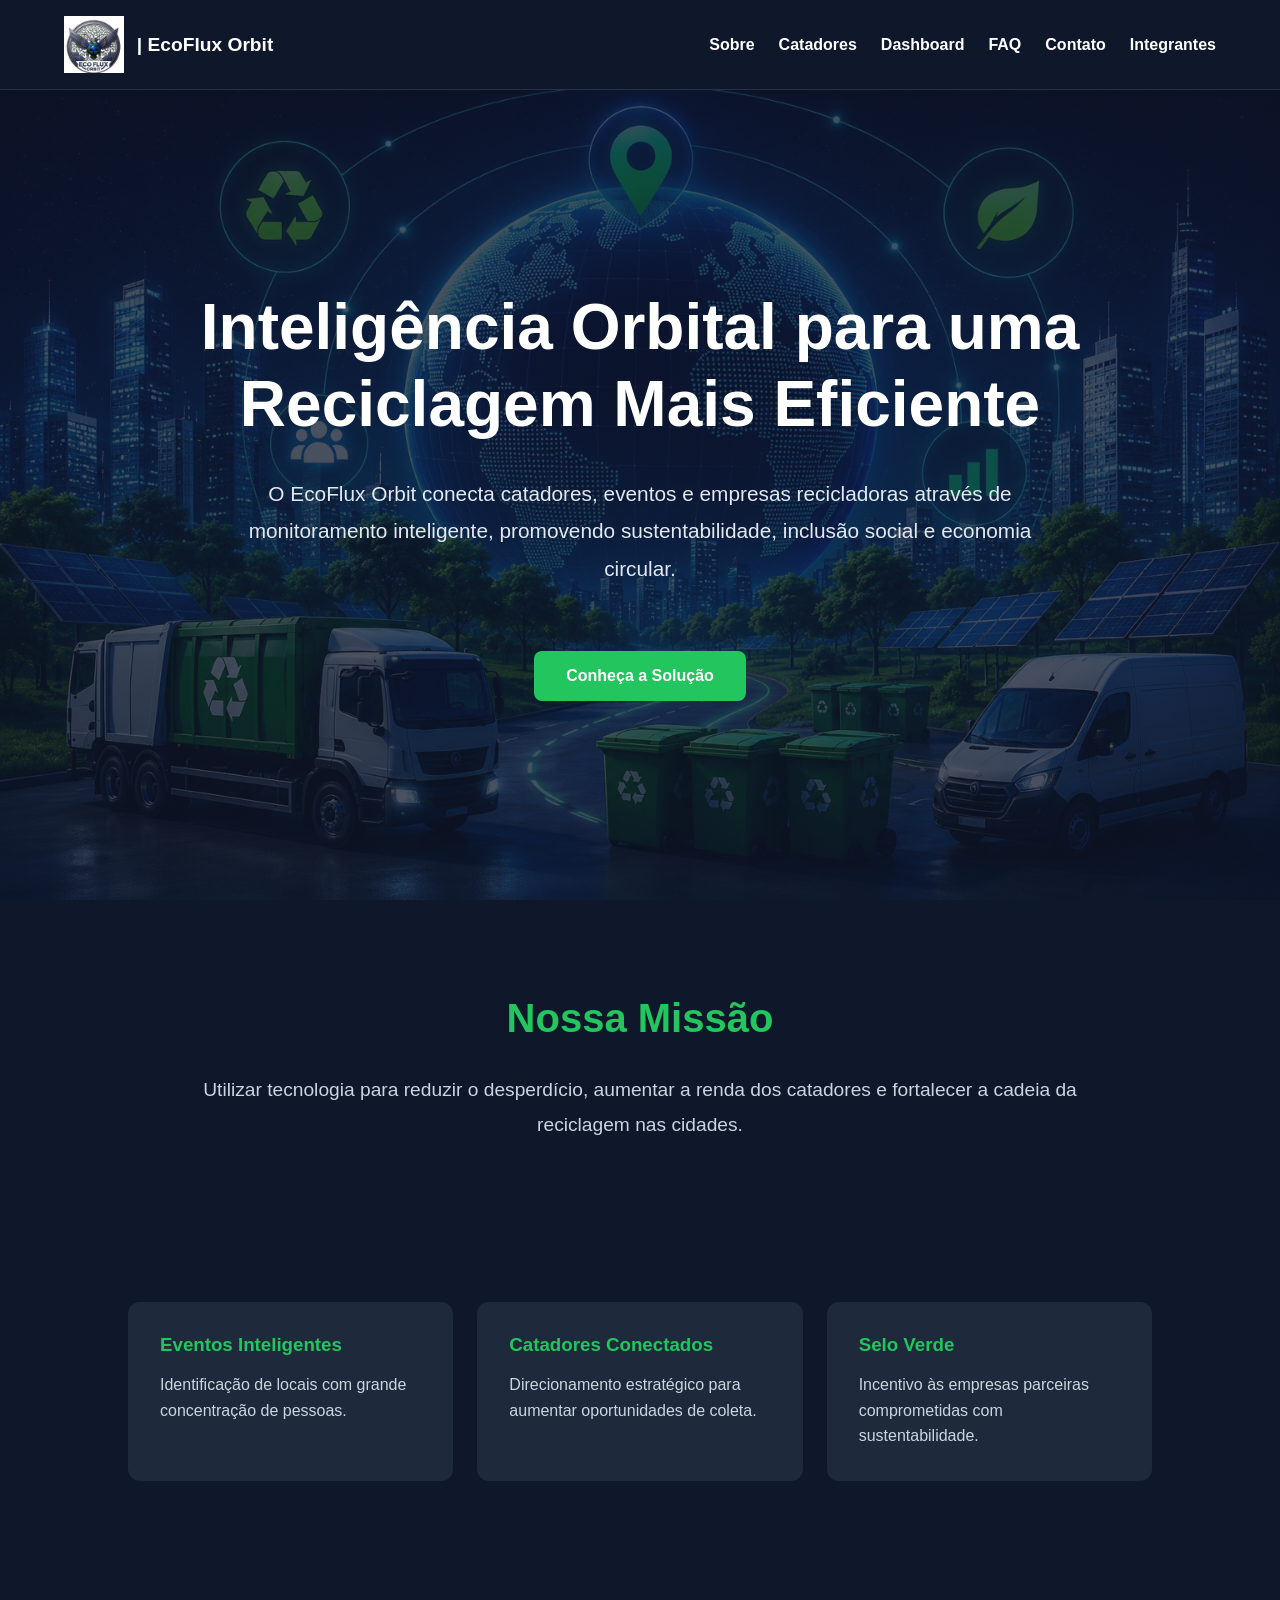
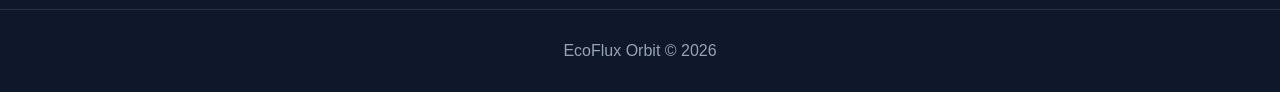
<file: index.html>
<!doctype html>
<html lang="pt-br">
  <head>
    <meta charset="UTF-8" />

    <meta name="viewport" content="width=device-width, initial-scale=1.0" />

    <title>EcoFlux Orbit</title>

    <link rel="stylesheet" href="./css/main.css" />
  </head>

  <body>
    <header class="header">
      <div class="header__brand">
        <img
          class="header__logo"
          src="./assets/logo/logo.png"
          alt="Logo EcoFlux Orbit"
        />

        <span class="header__name"> | EcoFlux Orbit </span>
      </div>

      <nav class="navbar" aria-label="Menu principal">
        <a class="navbar__link" href="./paginas/sobre.html"> Sobre </a>

        <a class="navbar__link" href="./paginas/catadores.html"> Catadores </a>

        <a class="navbar__link" href="./paginas/dashboard.html"> Dashboard </a>

        <a class="navbar__link" href="./paginas/faq.html"> FAQ </a>

        <a class="navbar__link" href="./paginas/contato.html"> Contato </a>

        <a class="navbar__link" href="./paginas/integrantes.html">
          Integrantes
        </a>
      </nav>
    </header>

    <main>
      <section class="hero">
        <h1 class="hero__title">
          Inteligência Orbital para uma Reciclagem Mais Eficiente
        </h1>

        <p class="hero__description">
          O EcoFlux Orbit conecta catadores, eventos e empresas recicladoras
          através de monitoramento inteligente, promovendo sustentabilidade,
          inclusão social e economia circular.
        </p>

        <a class="btn" href="../paginas/sobre.html"> Conheça a Solução </a>
      </section>

      <section class="sobre">
        <h2 class="sobre__title">Nossa Missão</h2>

        <p class="sobre__text">
          Utilizar tecnologia para reduzir o desperdício, aumentar a renda dos
          catadores e fortalecer a cadeia da reciclagem nas cidades.
        </p>
      </section>

      <section class="cards">
        <div class="card">
          <h3 class="card__title">Eventos Inteligentes</h3>

          <p class="card__text">
            Identificação de locais com grande concentração de pessoas.
          </p>
        </div>

        <div class="card">
          <h3 class="card__title">Catadores Conectados</h3>

          <p class="card__text">
            Direcionamento estratégico para aumentar oportunidades de coleta.
          </p>
        </div>

        <div class="card">
          <h3 class="card__title">Selo Verde</h3>

          <p class="card__text">
            Incentivo às empresas parceiras comprometidas com sustentabilidade.
          </p>
        </div>
      </section>
    </main>

    <footer class="footer">
      <p class="footer__text">EcoFlux Orbit © 2026</p>
    </footer>
  </body>
</html>
</file>
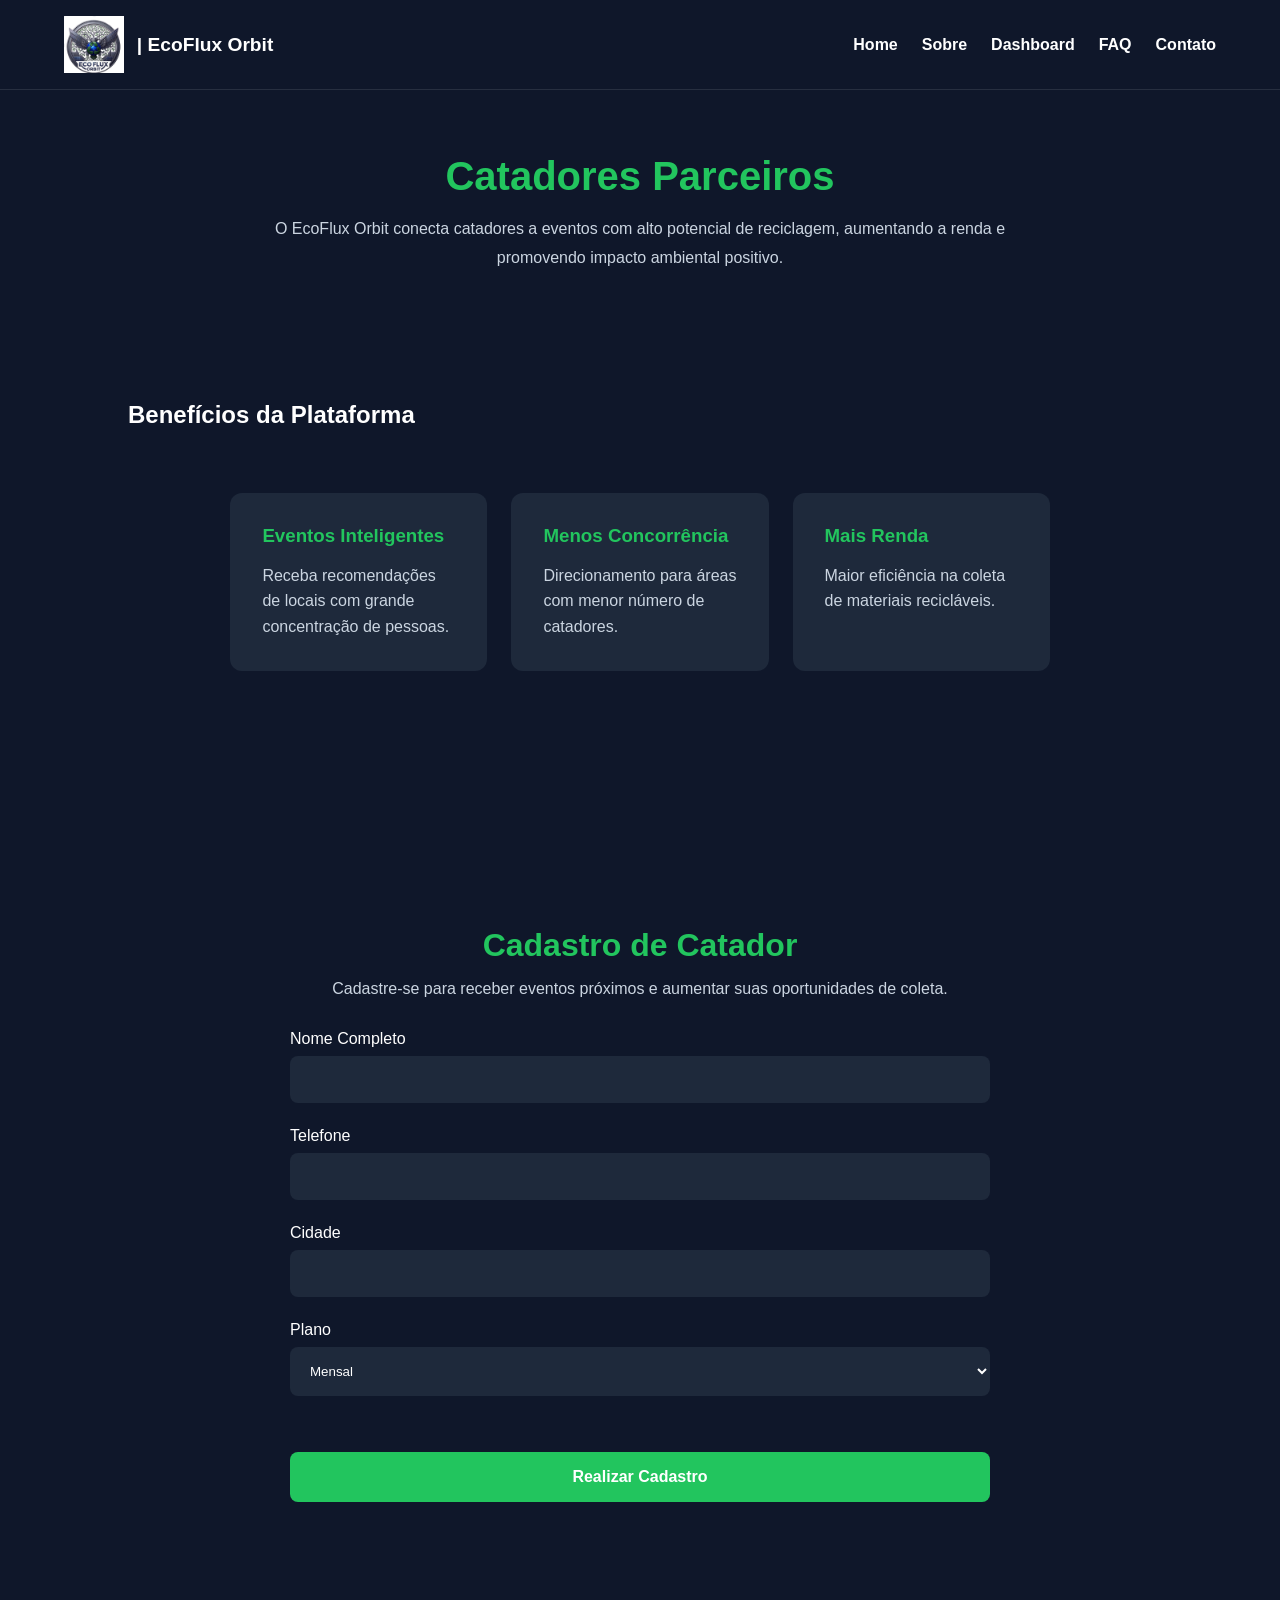
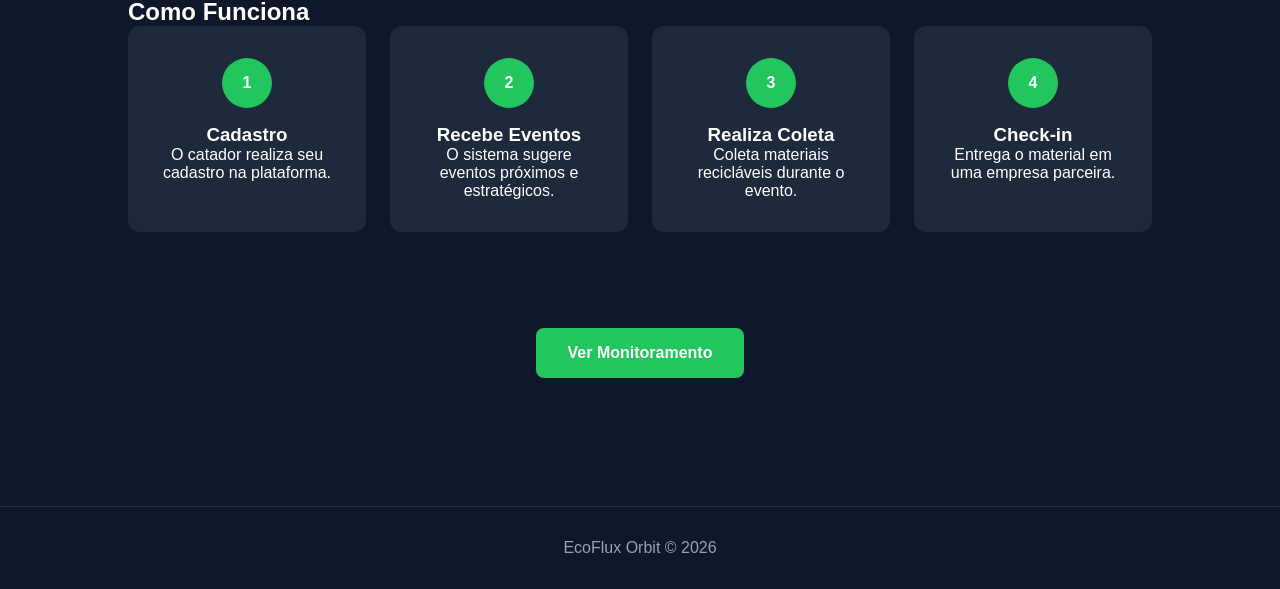
<file: paginas/catadores.html>
<!doctype html>
<html lang="pt-br">
  <head>
    <meta charset="UTF-8" />

    <meta name="viewport" content="width=device-width, initial-scale=1.0" />

    <title>Catadores | EcoFlux Orbit</title>

    <link rel="stylesheet" href="../css/main.css" />
  </head>

  <body>
    <header class="header">
      <div class="header__brand">
        <img
          class="header__logo"
          src="../assets/logo/logo.png"
          alt="Logo EcoFlux Orbit"
        />

        <span class="header__name"> | EcoFlux Orbit </span>
      </div>

      <nav class="navbar" aria-label="Menu principal">
        <a class="navbar__link" href="../index.html">Home</a>

        <a class="navbar__link" href="./sobre.html">Sobre</a>

        <a class="navbar__link" href="./dashboard.html">Dashboard</a>

        <a class="navbar__link" href="./faq.html">FAQ</a>

        <a class="navbar__link" href="./contato.html">Contato</a>
      </nav>
    </header>

    <main>
      <section class="catadores">
        <h1 class="catadores__title">Catadores Parceiros</h1>

        <p class="catadores__description">
          O EcoFlux Orbit conecta catadores a eventos com alto potencial de
          reciclagem, aumentando a renda e promovendo impacto ambiental
          positivo.
        </p>
      </section>

      <section class="beneficios">
        <h2 class="section-title">Benefícios da Plataforma</h2>

        <div class="cards">
          <div class="card">
            <h3 class="card__title">Eventos Inteligentes</h3>

            <p class="card__text">
              Receba recomendações de locais com grande concentração de pessoas.
            </p>
          </div>

          <div class="card">
            <h3 class="card__title">Menos Concorrência</h3>

            <p class="card__text">
              Direcionamento para áreas com menor número de catadores.
            </p>
          </div>

          <div class="card">
            <h3 class="card__title">Mais Renda</h3>

            <p class="card__text">
              Maior eficiência na coleta de materiais recicláveis.
            </p>
          </div>
        </div>
      </section>

      <section class="processo">
        <section class="cadastro">
          <h2 class="cadastro__title">Cadastro de Catador</h2>

          <p class="cadastro__description">
            Cadastre-se para receber eventos próximos e aumentar suas
            oportunidades de coleta.
          </p>

          <form class="cadastro__form" id="formCatador">
            <div class="cadastro__group">
              <label class="cadastro__label" for="nome"> Nome Completo </label>

              <input class="cadastro__input" type="text" id="nome" required />
            </div>

            <div class="cadastro__group">
              <label class="cadastro__label" for="telefone"> Telefone </label>

              <input
                class="cadastro__input"
                type="tel"
                id="telefone"
                required
              />
            </div>

            <div class="cadastro__group">
              <label class="cadastro__label" for="cidade"> Cidade </label>

              <input class="cadastro__input" type="text" id="cidade" required />
            </div>

            <div class="cadastro__group">
              <label class="cadastro__label" for="plano"> Plano </label>

              <select class="cadastro__input" id="plano">
                <option>Mensal</option>

                <option>Anual</option>
              </select>
            </div>

            <button class="btn" type="submit">Realizar Cadastro</button>
          </form>

          <p class="cadastro__success" id="mensagemCadastro"></p>
        </section>

        <h2 class="section-title">Como Funciona</h2>

        <div class="processo__container">
          <div class="processo__item">
            <span class="processo__numero"> 1 </span>

            <h3>Cadastro</h3>

            <p>O catador realiza seu cadastro na plataforma.</p>
          </div>

          <div class="processo__item">
            <span class="processo__numero"> 2 </span>

            <h3>Recebe Eventos</h3>

            <p>O sistema sugere eventos próximos e estratégicos.</p>
          </div>

          <div class="processo__item">
            <span class="processo__numero"> 3 </span>

            <h3>Realiza Coleta</h3>

            <p>Coleta materiais recicláveis durante o evento.</p>
          </div>

          <div class="processo__item">
            <span class="processo__numero"> 4 </span>

            <h3>Check-in</h3>

            <p>Entrega o material em uma empresa parceira.</p>
          </div>
        </div>
      </section>

      <section class="catadores__cta">
        <a class="btn" href="./dashboard.html"> Ver Monitoramento </a>
      </section>
    </main>

    <footer class="footer">
      <p class="footer__text">EcoFlux Orbit © 2026</p>
    </footer>

    <script src="../js/catadores.js"></script>
  </body>
</html>
</file>
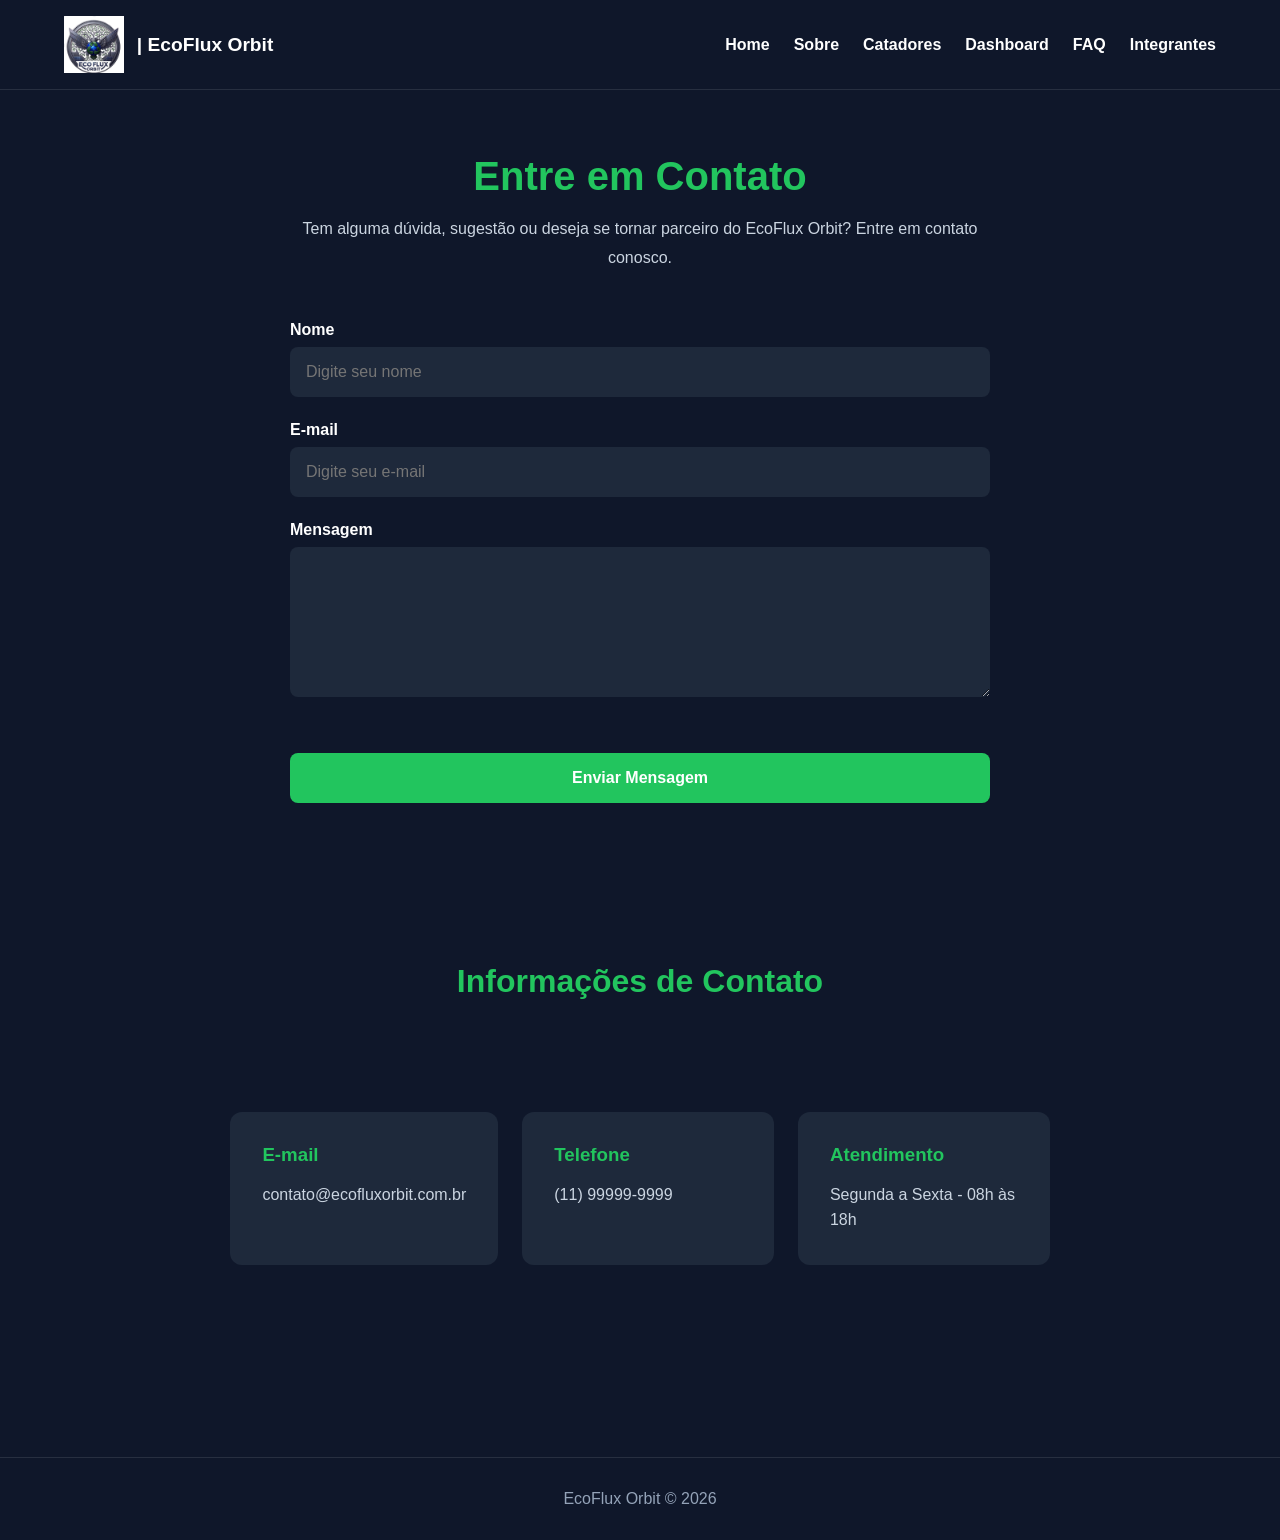
<file: paginas/contato.html>
<!doctype html>
<html lang="pt-br">
  <head>
    <meta charset="UTF-8" />

    <meta name="viewport" content="width=device-width, initial-scale=1.0" />

    <title>Contato | EcoFlux Orbit</title>

    <link rel="stylesheet" href="../css/main.css" />
  </head>

  <body>
    <header class="header">
      <div class="header__brand">
        <img
          class="header__logo"
          src="../assets/logo/logo.png"
          alt="Logo EcoFlux Orbit"
        />

        <span class="header__name"> | EcoFlux Orbit </span>
      </div>

      <nav class="navbar" aria-label="Menu principal">
        <a class="navbar__link" href="../index.html"> Home </a>

        <a class="navbar__link" href="./sobre.html"> Sobre </a>

        <a class="navbar__link" href="./catadores.html"> Catadores </a>

        <a class="navbar__link" href="./dashboard.html"> Dashboard </a>

        <a class="navbar__link" href="./faq.html"> FAQ </a>

        <a class="navbar__link" href="./integrantes.html"> Integrantes </a>
      </nav>
    </header>

    <main>
      <section class="contato">
        <h1 class="contato__title">Entre em Contato</h1>

        <p class="contato__description">
          Tem alguma dúvida, sugestão ou deseja se tornar parceiro do EcoFlux
          Orbit? Entre em contato conosco.
        </p>

        <form id="formContato" class="contato__form">
          <div class="contato__group">
            <label class="contato__label" for="nome"> Nome </label>

            <input
              class="contato__input"
              type="text"
              id="nome"
              placeholder="Digite seu nome"
            />
          </div>

          <div class="contato__group">
            <label class="contato__label" for="email"> E-mail </label>

            <input
              class="contato__input"
              type="email"
              id="email"
              placeholder="Digite seu e-mail"
            />
          </div>

          <div class="contato__group">
            <label class="contato__label" for="mensagem"> Mensagem </label>

            <textarea
              class="contato__textarea"
              id="mensagem"
              rows="6"
              placeholder="Digite sua mensagem"
            >
            </textarea>
          </div>

          <button class="btn" type="submit">Enviar Mensagem</button>
        </form>

        <p id="mensagemSucesso" class="contato__success"></p>
      </section>

      <section class="informacoes">
        <h2 class="informacoes__title">Informações de Contato</h2>

        <div class="cards">
          <div class="card">
            <h3 class="card__title">E-mail</h3>

            <p class="card__text">contato@ecofluxorbit.com.br</p>
          </div>

          <div class="card">
            <h3 class="card__title">Telefone</h3>

            <p class="card__text">(11) 99999-9999</p>
          </div>

          <div class="card">
            <h3 class="card__title">Atendimento</h3>

            <p class="card__text">Segunda a Sexta - 08h às 18h</p>
          </div>
        </div>
      </section>
    </main>

    <footer class="footer">
      <p class="footer__text">EcoFlux Orbit © 2026</p>
    </footer>

    <script src="../js/contato.js"></script>
  </body>
</html>
</file>
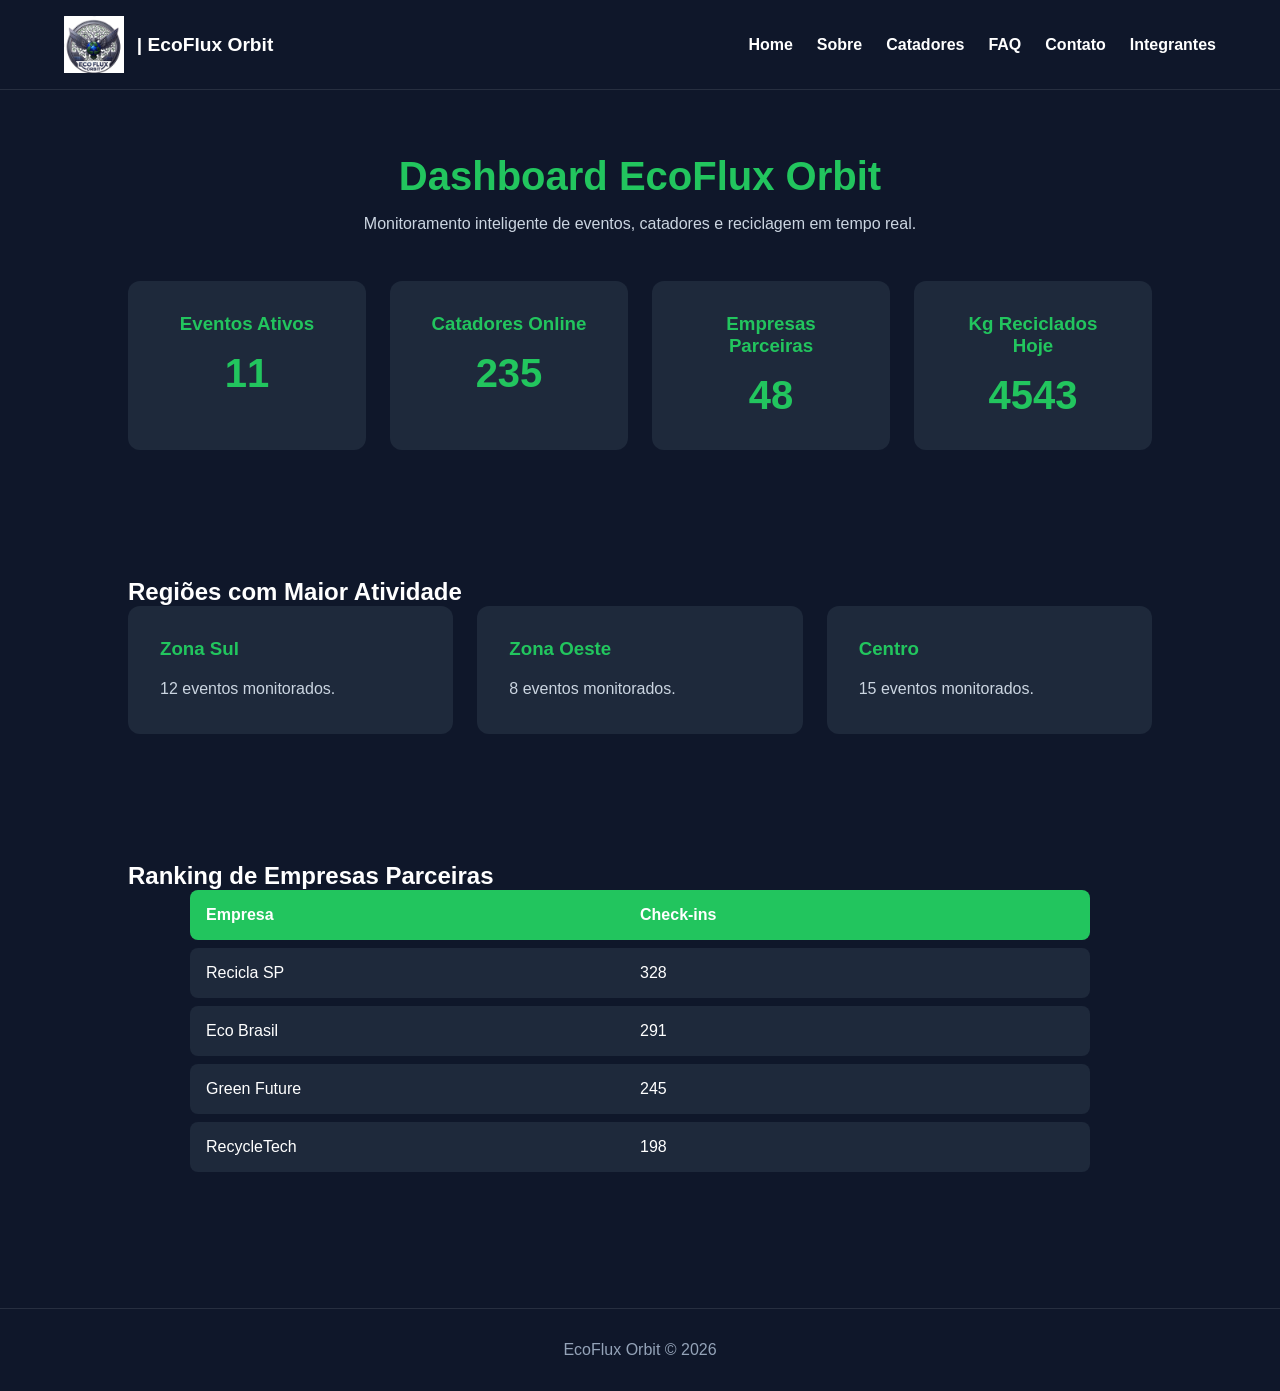
<file: paginas/dashboard.html>
<!doctype html>
<html lang="pt-br">
  <head>
    <meta charset="UTF-8" />

    <meta name="viewport" content="width=device-width, initial-scale=1.0" />

    <title>Dashboard | EcoFlux Orbit</title>

    <link rel="stylesheet" href="../css/main.css" />
  </head>

  <body>
    <header class="header">
      <div class="header__brand">
        <img
          class="header__logo"
          src="../assets/logo/logo.png"
          alt="Logo EcoFlux Orbit"
        />

        <span class="header__name"> | EcoFlux Orbit </span>
      </div>

      <nav class="navbar" aria-label="Menu principal">
        <a class="navbar__link" href="../index.html"> Home </a>

        <a class="navbar__link" href="./sobre.html"> Sobre </a>

        <a class="navbar__link" href="./catadores.html"> Catadores </a>

        <a class="navbar__link" href="./faq.html"> FAQ </a>

        <a class="navbar__link" href="./contato.html"> Contato </a>

        <a class="navbar__link" href="./integrantes.html"> Integrantes </a>
      </nav>
    </header>

    <main>
      <section class="dashboard">
        <h1 class="dashboard__title">Dashboard EcoFlux Orbit</h1>

        <p class="dashboard__description">
          Monitoramento inteligente de eventos, catadores e reciclagem em tempo
          real.
        </p>

        <div class="dashboard__cards">
          <div class="card">
            <h3 class="card__title">Eventos Ativos</h3>

            <p class="dashboard__number" id="eventos">0</p>
          </div>

          <div class="card">
            <h3 class="card__title">Catadores Online</h3>

            <p class="dashboard__number" id="catadores">0</p>
          </div>

          <div class="card">
            <h3 class="card__title">Empresas Parceiras</h3>

            <p class="dashboard__number" id="empresas">0</p>
          </div>

          <div class="card">
            <h3 class="card__title">Kg Reciclados Hoje</h3>

            <p class="dashboard__number" id="reciclagem">0</p>
          </div>
        </div>
      </section>

      <section class="dashboard__mapa">
        <h2 class="section-title">Regiões com Maior Atividade</h2>

        <div class="dashboard__regioes">
          <div class="card">
            <h3 class="card__title">Zona Sul</h3>

            <p class="card__text">12 eventos monitorados.</p>
          </div>

          <div class="card">
            <h3 class="card__title">Zona Oeste</h3>

            <p class="card__text">8 eventos monitorados.</p>
          </div>

          <div class="card">
            <h3 class="card__title">Centro</h3>

            <p class="card__text">15 eventos monitorados.</p>
          </div>
        </div>
      </section>

      <section class="dashboard__ranking">
        <h2 class="section-title">Ranking de Empresas Parceiras</h2>

        <div class="dashboard__table">
          <div class="dashboard__row dashboard__row--header">
            <span> Empresa </span>

            <span> Check-ins </span>
          </div>

          <div class="dashboard__row">
            <span> Recicla SP </span>

            <span> 328 </span>
          </div>

          <div class="dashboard__row">
            <span> Eco Brasil </span>

            <span> 291 </span>
          </div>

          <div class="dashboard__row">
            <span> Green Future </span>

            <span> 245 </span>
          </div>

          <div class="dashboard__row">
            <span> RecycleTech </span>

            <span> 198 </span>
          </div>
        </div>
      </section>
    </main>

    <footer class="footer">
      <p class="footer__text">EcoFlux Orbit © 2026</p>
    </footer>

    <script src="../js/dashboard.js"></script>
  </body>
</html>
</file>
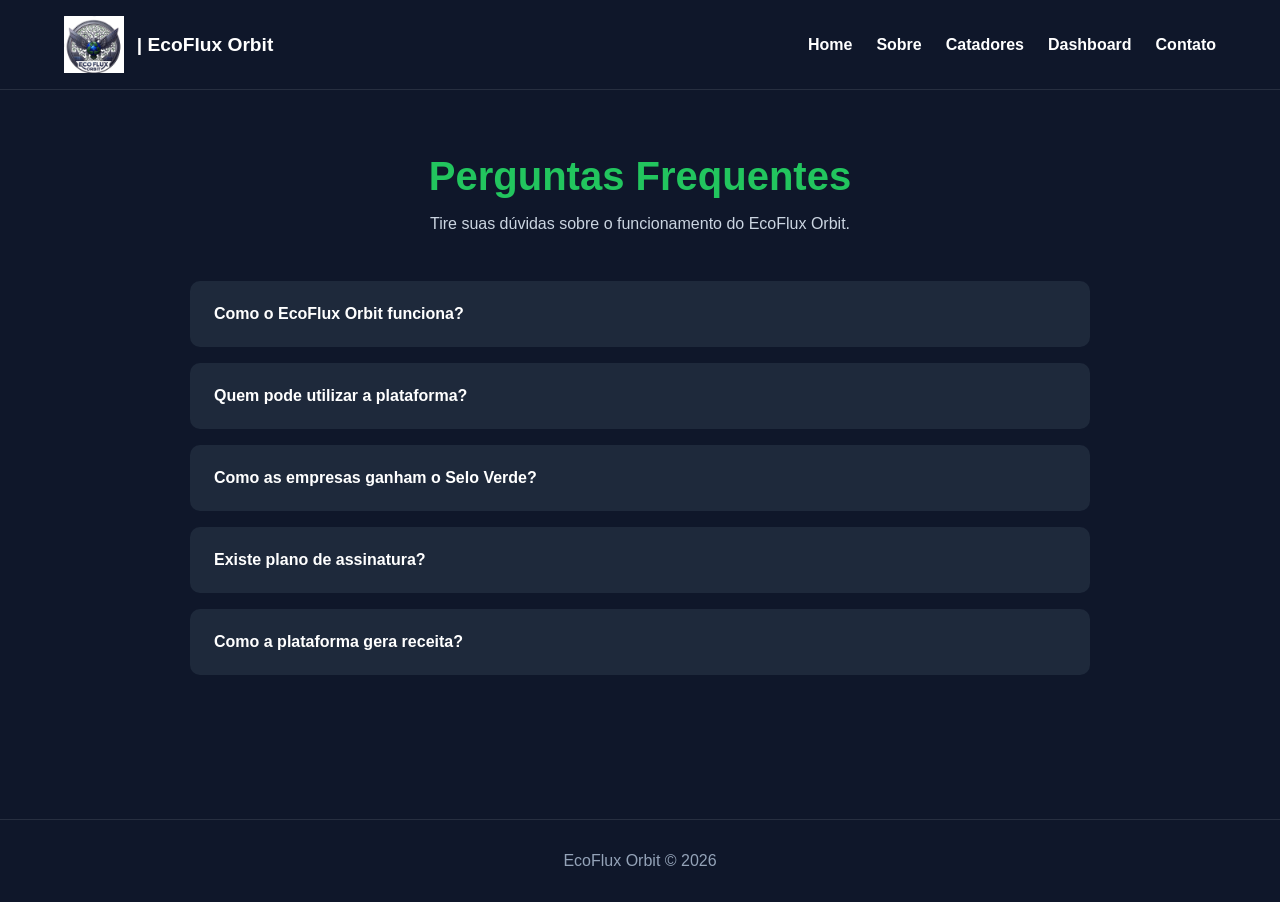
<file: paginas/faq.html>
<!doctype html>
<html lang="pt-br">
  <head>
    <meta charset="UTF-8" />

    <meta name="viewport" content="width=device-width, initial-scale=1.0" />

    <title>FAQ | EcoFlux Orbit</title>

    <link rel="stylesheet" href="../css/main.css" />
  </head>

  <body>
    <header class="header">
      <div class="header__brand">
        <img
          class="header__logo"
          src="../assets/logo/logo.png"
          alt="Logo EcoFlux Orbit"
        />

        <span class="header__name"> | EcoFlux Orbit </span>
      </div>

      <nav class="navbar" aria-label="Menu principal">
        <a class="navbar__link" href="../index.html">Home</a>

        <a class="navbar__link" href="./sobre.html">Sobre</a>

        <a class="navbar__link" href="./catadores.html">Catadores</a>

        <a class="navbar__link" href="./dashboard.html">Dashboard</a>

        <a class="navbar__link" href="./contato.html">Contato</a>
      </nav>
    </header>

    <main>
      <section class="faq">
        <h1 class="faq__title">Perguntas Frequentes</h1>

        <p class="faq__description">
          Tire suas dúvidas sobre o funcionamento do EcoFlux Orbit.
        </p>

        <div class="faq__container">
          <div class="faq__item">
            <button class="faq__question">
              Como o EcoFlux Orbit funciona?
            </button>

            <div class="faq__answer">
              <p>
                Utilizamos monitoramento inteligente para identificar eventos e
                direcionar catadores para locais com maior potencial de coleta.
              </p>
            </div>
          </div>

          <div class="faq__item">
            <button class="faq__question">
              Quem pode utilizar a plataforma?
            </button>

            <div class="faq__answer">
              <p>
                Catadores previamente cadastrados e empresas recicladoras
                parceiras.
              </p>
            </div>
          </div>

          <div class="faq__item">
            <button class="faq__question">
              Como as empresas ganham o Selo Verde?
            </button>

            <div class="faq__answer">
              <p>
                Recebendo materiais recicláveis por meio dos catadores parceiros
                e realizando check-in na plataforma.
              </p>
            </div>
          </div>

          <div class="faq__item">
            <button class="faq__question">Existe plano de assinatura?</button>

            <div class="faq__answer">
              <p>
                Sim. Catadores e empresas podem aderir a planos mensais ou
                anuais.
              </p>
            </div>
          </div>

          <div class="faq__item">
            <button class="faq__question">
              Como a plataforma gera receita?
            </button>

            <div class="faq__answer">
              <p>
                Assinaturas de usuários, mensalidades empresariais e
                publicidade.
              </p>
            </div>
          </div>
        </div>
      </section>
    </main>

    <footer class="footer">
      <p class="footer__text">EcoFlux Orbit © 2026</p>
    </footer>

    <script src="../js/faq.js"></script>
  </body>
</html>
</file>
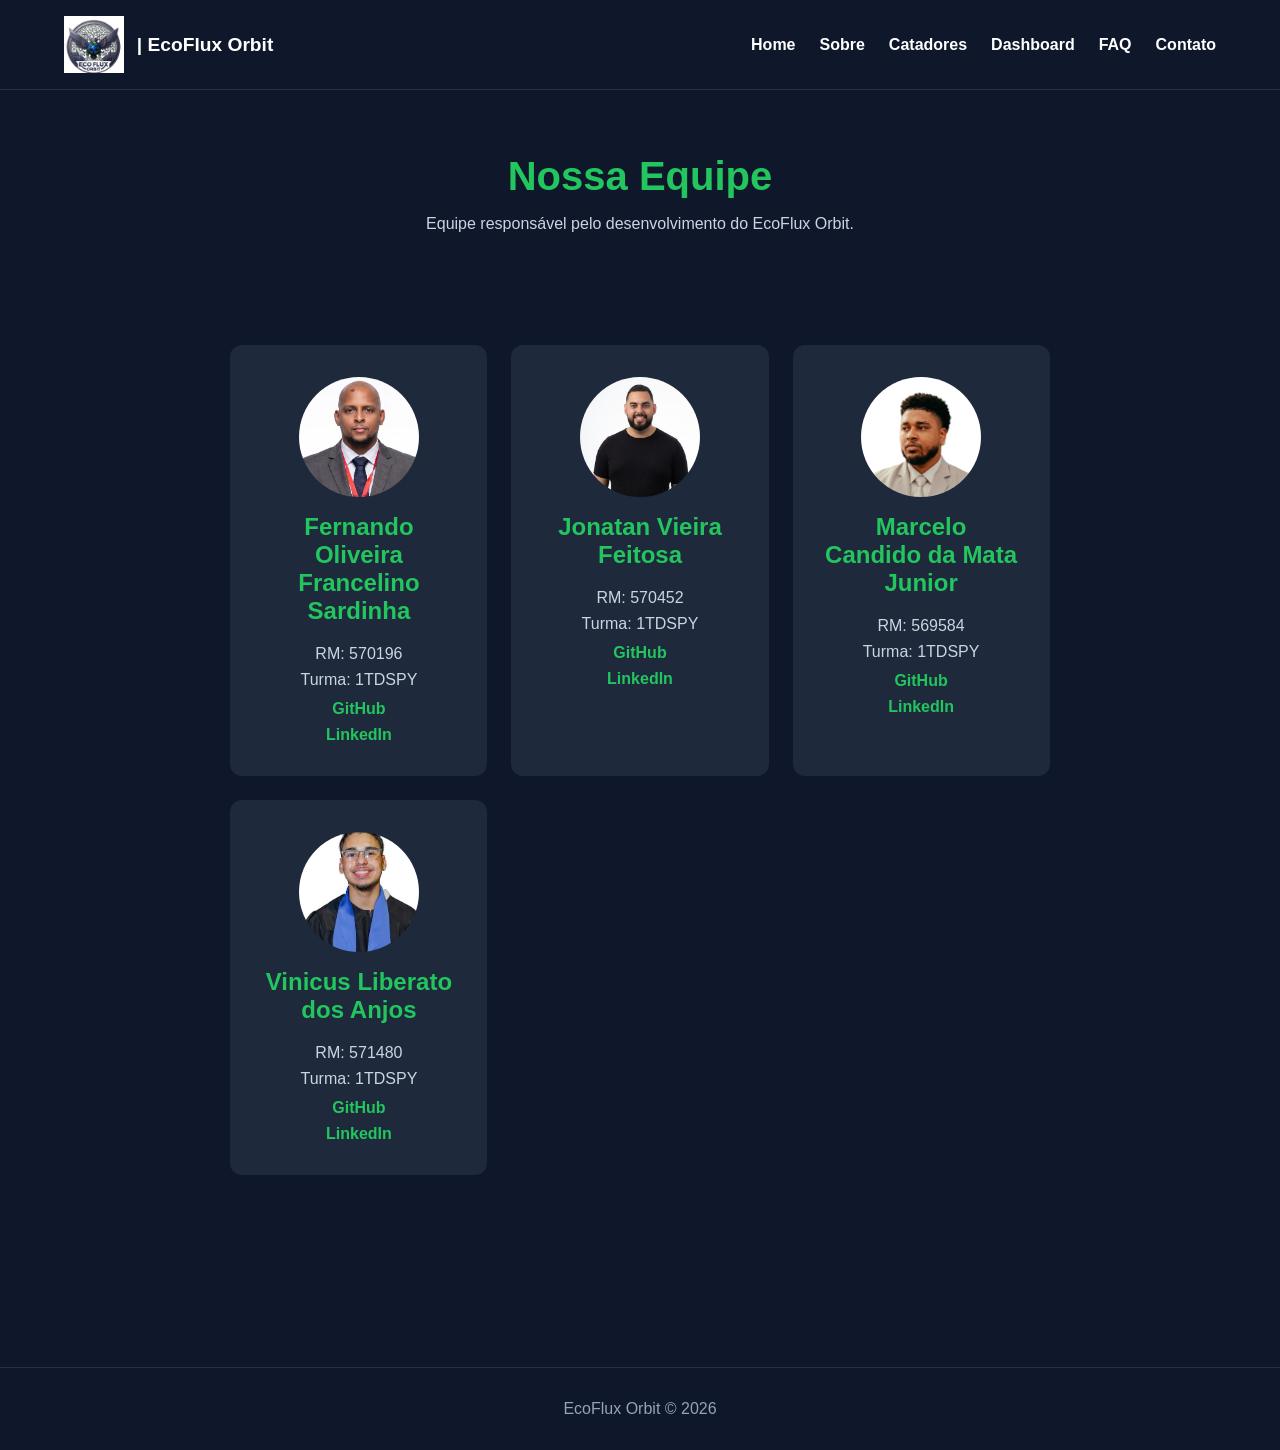
<file: paginas/integrantes.html>
<!doctype html>
<html lang="pt-br">
  <head>
    <meta charset="UTF-8" />

    <meta name="viewport" content="width=device-width, initial-scale=1.0" />

    <title>Integrantes | EcoFlux Orbit</title>

    <link rel="stylesheet" href="../css/main.css" />
  </head>

  <body>
    <header class="header">
      <div class="header__brand">
        <img
          class="header__logo"
          src="../assets/logo/logo.png"
          alt="Logo EcoFlux Orbit"
        />

        <span class="header__name"> | EcoFlux Orbit </span>
      </div>

      <nav class="navbar" aria-label="Menu principal">
        <a class="navbar__link" href="../index.html">Home</a>

        <a class="navbar__link" href="./sobre.html">Sobre</a>

        <a class="navbar__link" href="./catadores.html">Catadores</a>

        <a class="navbar__link" href="./dashboard.html">Dashboard</a>

        <a class="navbar__link" href="./faq.html">FAQ</a>

        <a class="navbar__link" href="./contato.html">Contato</a>
      </nav>
    </header>

    <main>
      <section class="integrantes">
        <h1 class="integrantes__title">Nossa Equipe</h1>

        <p class="integrantes__description">
          Equipe responsável pelo desenvolvimento do EcoFlux Orbit.
        </p>

        <div class="cards">
          <article class="card">
            <img
              class="integrante__foto"
              src="../assets/img/integrante1.jpg"
              alt="Foto do Integrante"
            />

            <h2 class="card__title">Fernando Oliveira Francelino Sardinha</h2>

            <p class="card__text">RM: 570196</p>

            <p class="card__text">Turma: 1TDSPY</p>

            <a class="integrante__link" href="https://github.com/tecnando-rpa">
              GitHub
            </a>

            <a
              class="integrante__link"
              href="https://www.linkedin.com/in/fernando-oliveira-1bb875164"
            >
              LinkedIn
            </a>
          </article>

          <article class="card">
            <img
              class="integrante__foto"
              src="../assets/img/integrante2.jpg"
              alt="Foto do Integrante"
            />

            <h2 class="card__title">Jonatan Vieira Feitosa</h2>

            <p class="card__text">RM: 570452</p>

            <p class="card__text">Turma: 1TDSPY</p>

            <a
              class="integrante__link"
              href="https://github.com/Jonatanfeitosa"
            >
              GitHub
            </a>

            <a
              class="integrante__link"
              href="https://br.linkedin.com/in/jonatanvieirafeitosa"
            >
              LinkedIn
            </a>
          </article>

          <article class="card">
            <img
              class="integrante__foto"
              src="../assets/img/integrante3.jpg"
              alt="Foto do Integrante"
            />

            <h2 class="card__title">Marcelo Candido da Mata Junior</h2>

            <p class="card__text">RM: 569584</p>

            <p class="card__text">Turma: 1TDSPY</p>

            <a class="integrante__link" href="https://github.com/mdamata">
              GitHub
            </a>

            <a
              class="integrante__link"
              href="https://br.linkedin.com/in/marcelo-da-mata"
            >
              LinkedIn
            </a>
          </article>

          <article class="card">
            <img
              class="integrante__foto"
              src="../assets/img/integrante4.jpg"
              alt="Foto do Integrante"
            />

            <h2 class="card__title">Vinicus Liberato dos Anjos</h2>

            <p class="card__text">RM: 571480</p>

            <p class="card__text">Turma: 1TDSPY</p>

            <a class="integrante__link" href="https://github.com/Liberato02">
              GitHub
            </a>

            <a
              class="integrante__link"
              href="https://br.linkedin.com/in/vinicius-liberato-b826a4312?trk=people-guest_people_search-card"
            >
              LinkedIn
            </a>
          </article>
        </div>
      </section>
    </main>

    <footer class="footer">
      <p class="footer__text">EcoFlux Orbit © 2026</p>
    </footer>
  </body>
</html>
</file>
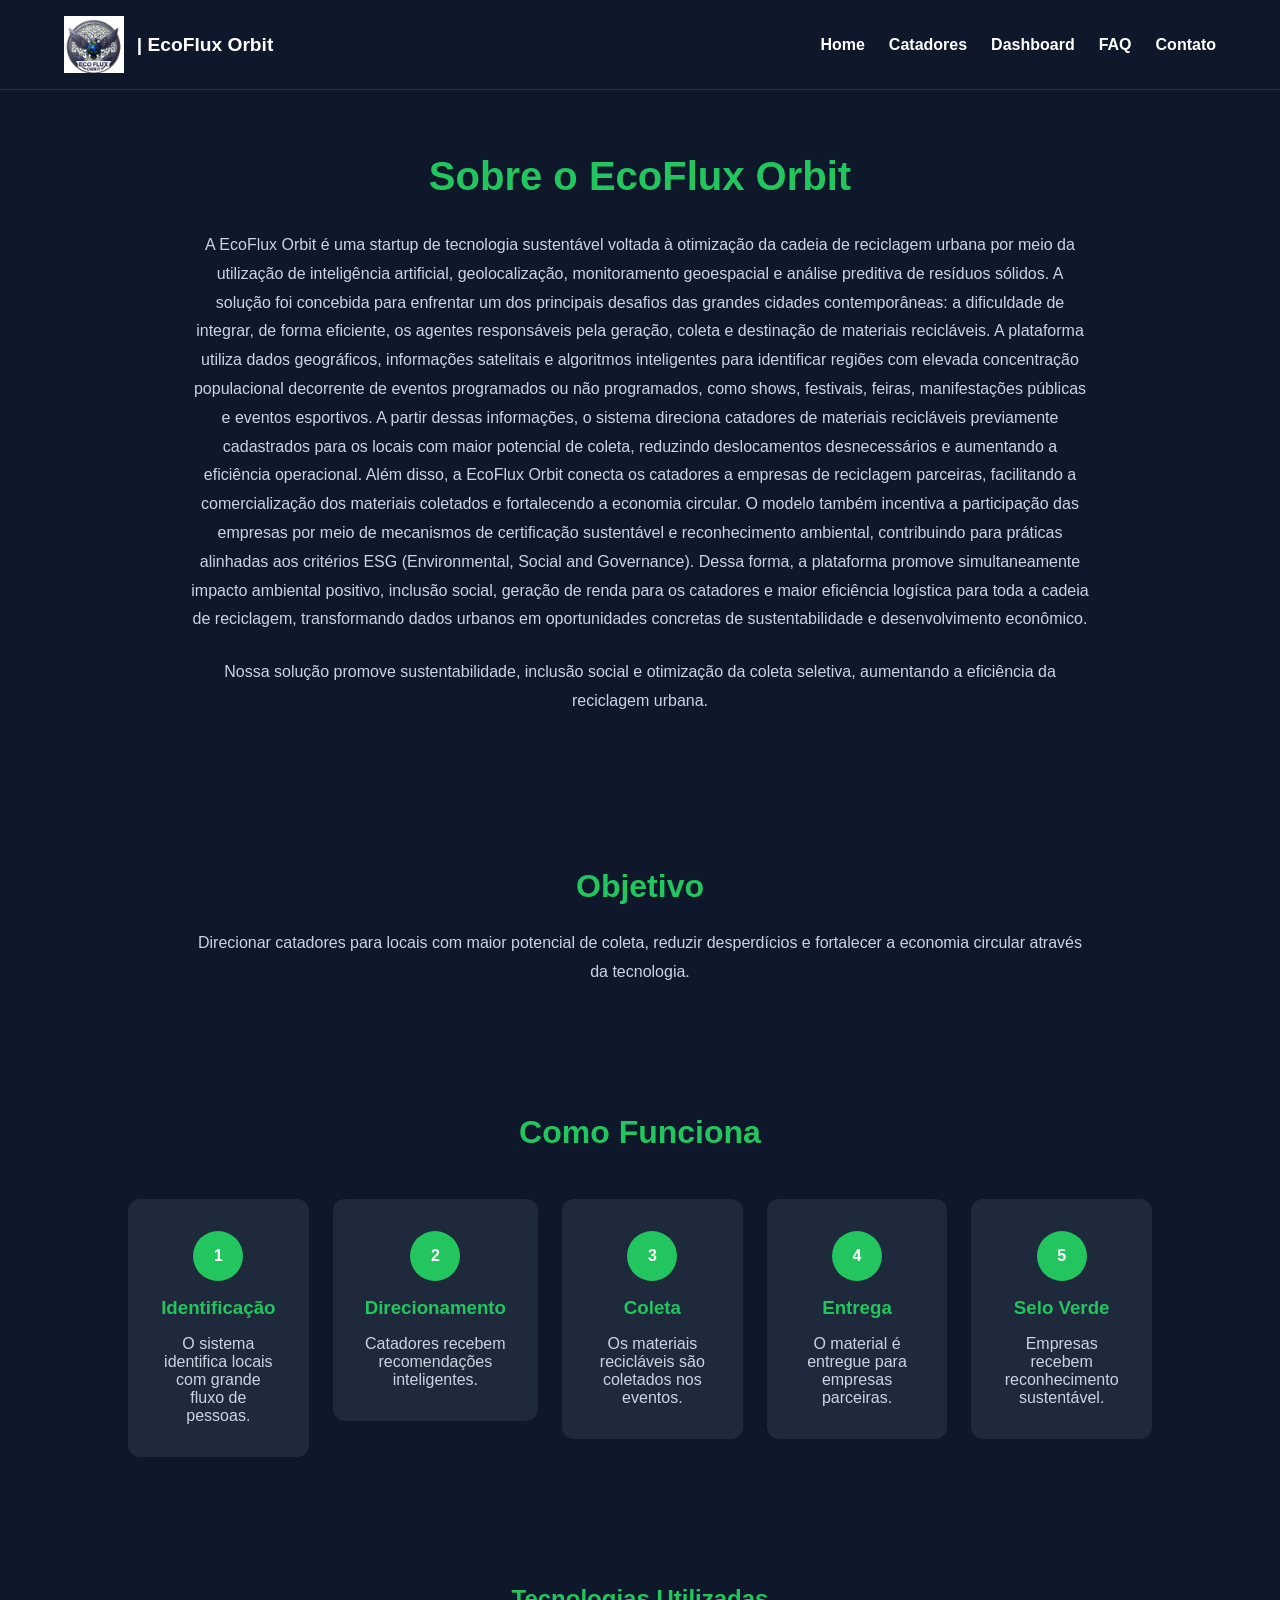
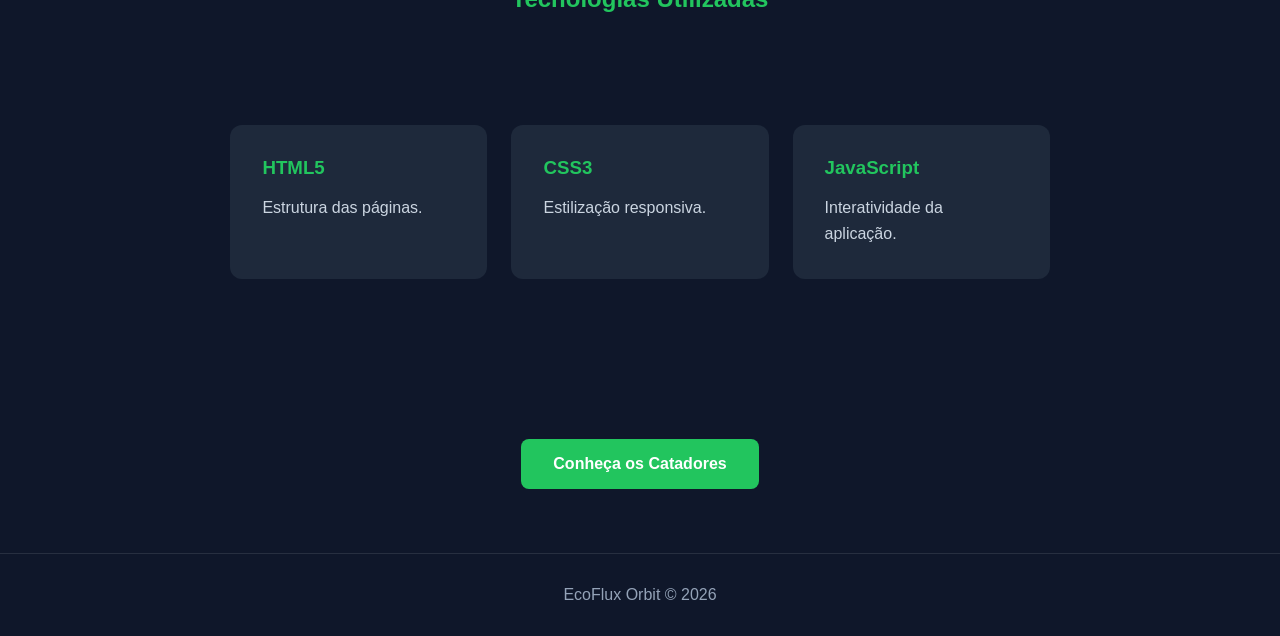
<file: paginas/sobre.html>
<!doctype html>
<html lang="pt-br">
  <head>
    <meta charset="UTF-8" />

    <meta name="viewport" content="width=device-width, initial-scale=1.0" />

    <title>Sobre | EcoFlux Orbit</title>

    <link rel="stylesheet" href="../css/main.css" />
  </head>

  <body>
    <header class="header">
      <div class="header__brand">
        <img
          class="header__logo"
          src="../assets/logo/logo.png"
          alt="Logo EcoFlux Orbit"
        />

        <span class="header__name"> | EcoFlux Orbit </span>
      </div>

      <nav class="navbar" aria-label="Menu principal">
        <a class="navbar__link" href="../index.html">Home</a>

        <a class="navbar__link" href="./catadores.html">Catadores</a>

        <a class="navbar__link" href="./dashboard.html">Dashboard</a>

        <a class="navbar__link" href="./faq.html">FAQ</a>

        <a class="navbar__link" href="./contato.html">Contato</a>
      </nav>
    </header>

    <main>
      <section class="sobre-pagina">
        <h1 class="sobre-pagina__title">Sobre o EcoFlux Orbit</h1>

        <p class="sobre-pagina__text">
          A EcoFlux Orbit é uma startup de tecnologia sustentável voltada à
          otimização da cadeia de reciclagem urbana por meio da utilização de
          inteligência artificial, geolocalização, monitoramento geoespacial e
          análise preditiva de resíduos sólidos. A solução foi concebida para
          enfrentar um dos principais desafios das grandes cidades
          contemporâneas: a dificuldade de integrar, de forma eficiente, os
          agentes responsáveis pela geração, coleta e destinação de materiais
          recicláveis. A plataforma utiliza dados geográficos, informações
          satelitais e algoritmos inteligentes para identificar regiões com
          elevada concentração populacional decorrente de eventos programados ou
          não programados, como shows, festivais, feiras, manifestações públicas
          e eventos esportivos. A partir dessas informações, o sistema direciona
          catadores de materiais recicláveis previamente cadastrados para os
          locais com maior potencial de coleta, reduzindo deslocamentos
          desnecessários e aumentando a eficiência operacional. Além disso, a
          EcoFlux Orbit conecta os catadores a empresas de reciclagem parceiras,
          facilitando a comercialização dos materiais coletados e fortalecendo a
          economia circular. O modelo também incentiva a participação das
          empresas por meio de mecanismos de certificação sustentável e
          reconhecimento ambiental, contribuindo para práticas alinhadas aos
          critérios ESG (Environmental, Social and Governance). Dessa forma, a
          plataforma promove simultaneamente impacto ambiental positivo,
          inclusão social, geração de renda para os catadores e maior eficiência
          logística para toda a cadeia de reciclagem, transformando dados
          urbanos em oportunidades concretas de sustentabilidade e
          desenvolvimento econômico.
        </p>

        <p class="sobre-pagina__text">
          Nossa solução promove sustentabilidade, inclusão social e otimização
          da coleta seletiva, aumentando a eficiência da reciclagem urbana.
        </p>
      </section>

      <section class="objetivo">
        <h2 class="objetivo__title">Objetivo</h2>

        <p class="objetivo__text">
          Direcionar catadores para locais com maior potencial de coleta,
          reduzir desperdícios e fortalecer a economia circular através da
          tecnologia.
        </p>
      </section>

      <section class="roadmap">
        <h2 class="roadmap__title">Como Funciona</h2>

        <div class="roadmap__container">
          <div class="roadmap__item">
            <div class="roadmap__content">
              <div class="roadmap__number">1</div>

              <h3 class="roadmap__card-title">Identificação</h3>

              <p class="roadmap__text">
                O sistema identifica locais com grande fluxo de pessoas.
              </p>
            </div>
          </div>

          <div class="roadmap__item">
            <div class="roadmap__content">
              <div class="roadmap__number">2</div>

              <h3 class="roadmap__card-title">Direcionamento</h3>

              <p class="roadmap__text">
                Catadores recebem recomendações inteligentes.
              </p>
            </div>
          </div>

          <div class="roadmap__item">
            <div class="roadmap__content">
              <div class="roadmap__number">3</div>

              <h3 class="roadmap__card-title">Coleta</h3>

              <p class="roadmap__text">
                Os materiais recicláveis são coletados nos eventos.
              </p>
            </div>
          </div>

          <div class="roadmap__item">
            <div class="roadmap__content">
              <div class="roadmap__number">4</div>

              <h3 class="roadmap__card-title">Entrega</h3>

              <p class="roadmap__text">
                O material é entregue para empresas parceiras.
              </p>
            </div>
          </div>

          <div class="roadmap__item">
            <div class="roadmap__content">
              <div class="roadmap__number">5</div>

              <h3 class="roadmap__card-title">Selo Verde</h3>

              <p class="roadmap__text">
                Empresas recebem reconhecimento sustentável.
              </p>
            </div>
          </div>
        </div>
      </section>

      <section class="tech">
        <h2 class="tech__title">Tecnologias Utilizadas</h2>

        <div class="cards">
          <div class="card">
            <h3 class="card__title">HTML5</h3>

            <p class="card__text">Estrutura das páginas.</p>
          </div>

          <div class="card">
            <h3 class="card__title">CSS3</h3>

            <p class="card__text">Estilização responsiva.</p>
          </div>

          <div class="card">
            <h3 class="card__title">JavaScript</h3>

            <p class="card__text">Interatividade da aplicação.</p>
          </div>
        </div>
      </section>

      <section class="sobre__cta">
        <a class="btn" href="./catadores.html"> Conheça os Catadores </a>
      </section>
    </main>

    <footer class="footer">
      <p class="footer__text">EcoFlux Orbit © 2026</p>
    </footer>
  </body>
</html>
</file>
<file: css/main.css>
/* 1. Reset e Configurações Globais */
@import url("./reset.css");

/* 2. Elementos de Layout (Estrutura fixa) */
@import url("./cabecalho.css");
@import url("./navbar.css");
@import url("./rodape.css");

/* 3. Componentes Reutilizáveis (Botões, Cards) */
@import url("./botao.css");
@import url("./card.css");

/* 4. Seções da Página (Páginas ou Blocos de conteúdo) */
@import url("./hero.css");
@import url("./sobre.css");
@import url("./catadores.css");
@import url("./dashboard.css");
@import url("./faq.css");
@import url("./contato.css");
@import url("./integrantes.css");
@import url("./home.css");
</file>
